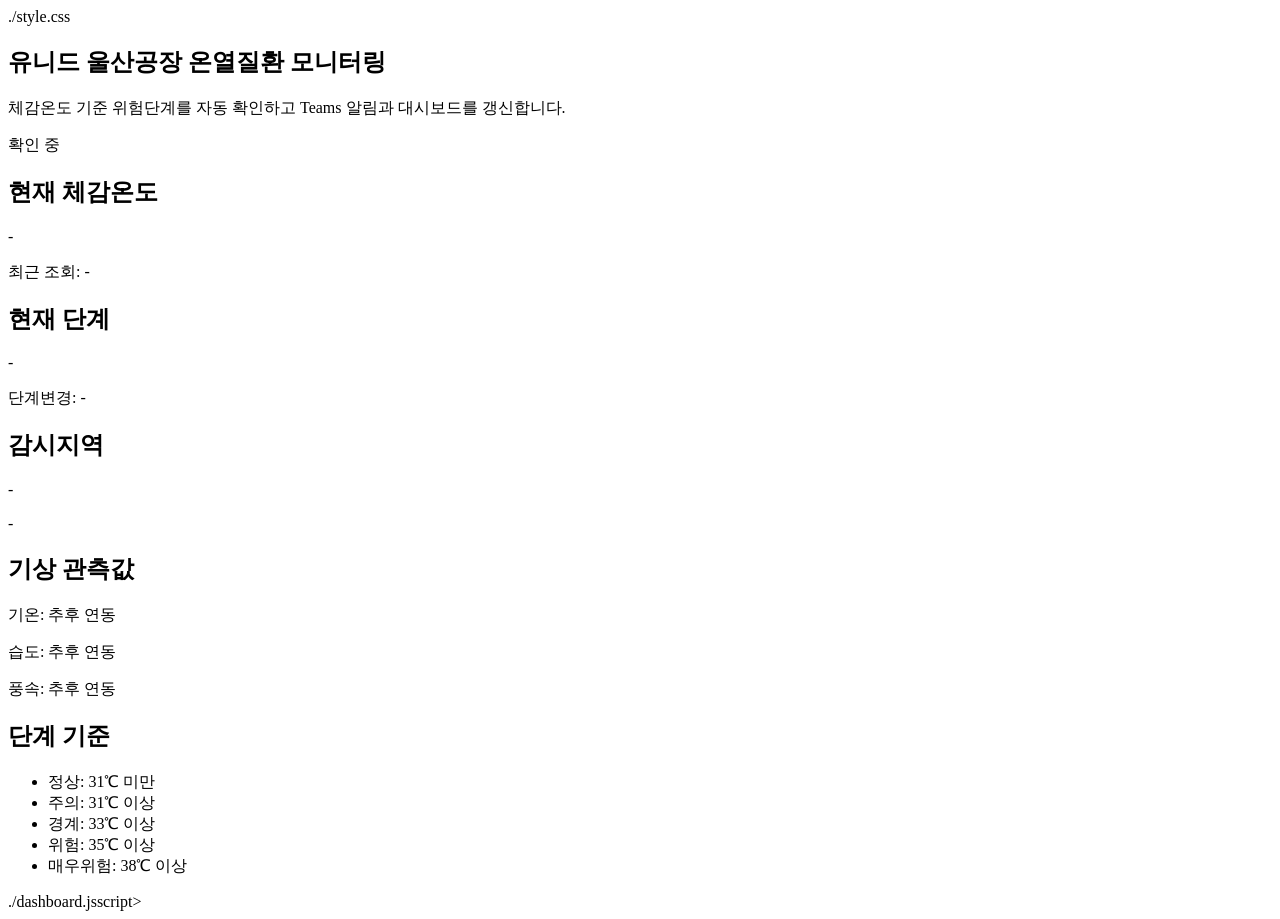
<file: .docs/index.html>
<!doctype html>
<html lang="ko">
<head>
  <meta charset="utf-8" />
  <meta name="viewport" content="width=device-width,initial-scale=1" />
  <title>유니드 울산공장 온열질환 모니터링</title>
  ./style.css
</head>
<body>
  <main class="wrap">
    <section class="hero">
      <div>
        <h1>유니드 울산공장 온열질환 모니터링</h1>
        <p>체감온도 기준 위험단계를 자동 확인하고 Teams 알림과 대시보드를 갱신합니다.</p>
      </div>
      <div id="levelBadge" class="badge">확인 중</div>
    </section>

    <section class="grid">
      <article class="card main">
        <h2>현재 체감온도</h2>
        <div id="apparentTemperature" class="temp">-</div>
        <p id="observedAt" class="muted">최근 조회: -</p>
      </article>

      <article class="card">
        <h2>현재 단계</h2>
        <div id="levelText" class="level">-</div>
        <p id="levelChange" class="muted">단계변경: -</p>
      </article>

      <article class="card">
        <h2>감시지역</h2>
        <p id="siteName">-</p>
        <p id="address" class="muted">-</p>
      </article>

      <article class="card">
        <h2>기상 관측값</h2>
        <p>기온: <span id="temperature">추후 연동</span></p>
        <p>습도: <span id="humidity">추후 연동</span></p>
        <p>풍속: <span id="windSpeed">추후 연동</span></p>
      </article>
    </section>

    <section class="card">
      <h2>단계 기준</h2>
      <ul class="criteria">
        <li><span class="dot normal"></span> 정상: 31℃ 미만</li>
        <li><span class="dot caution"></span> 주의: 31℃ 이상</li>
        <li><span class="dot warning"></span> 경계: 33℃ 이상</li>
        <li><span class="dot danger"></span> 위험: 35℃ 이상</li>
        <li><span class="dot extreme"></span> 매우위험: 38℃ 이상</li>
      </ul>
    </section>
  </main>

  ./dashboard.jsscript>
</body>
</html>
</file>
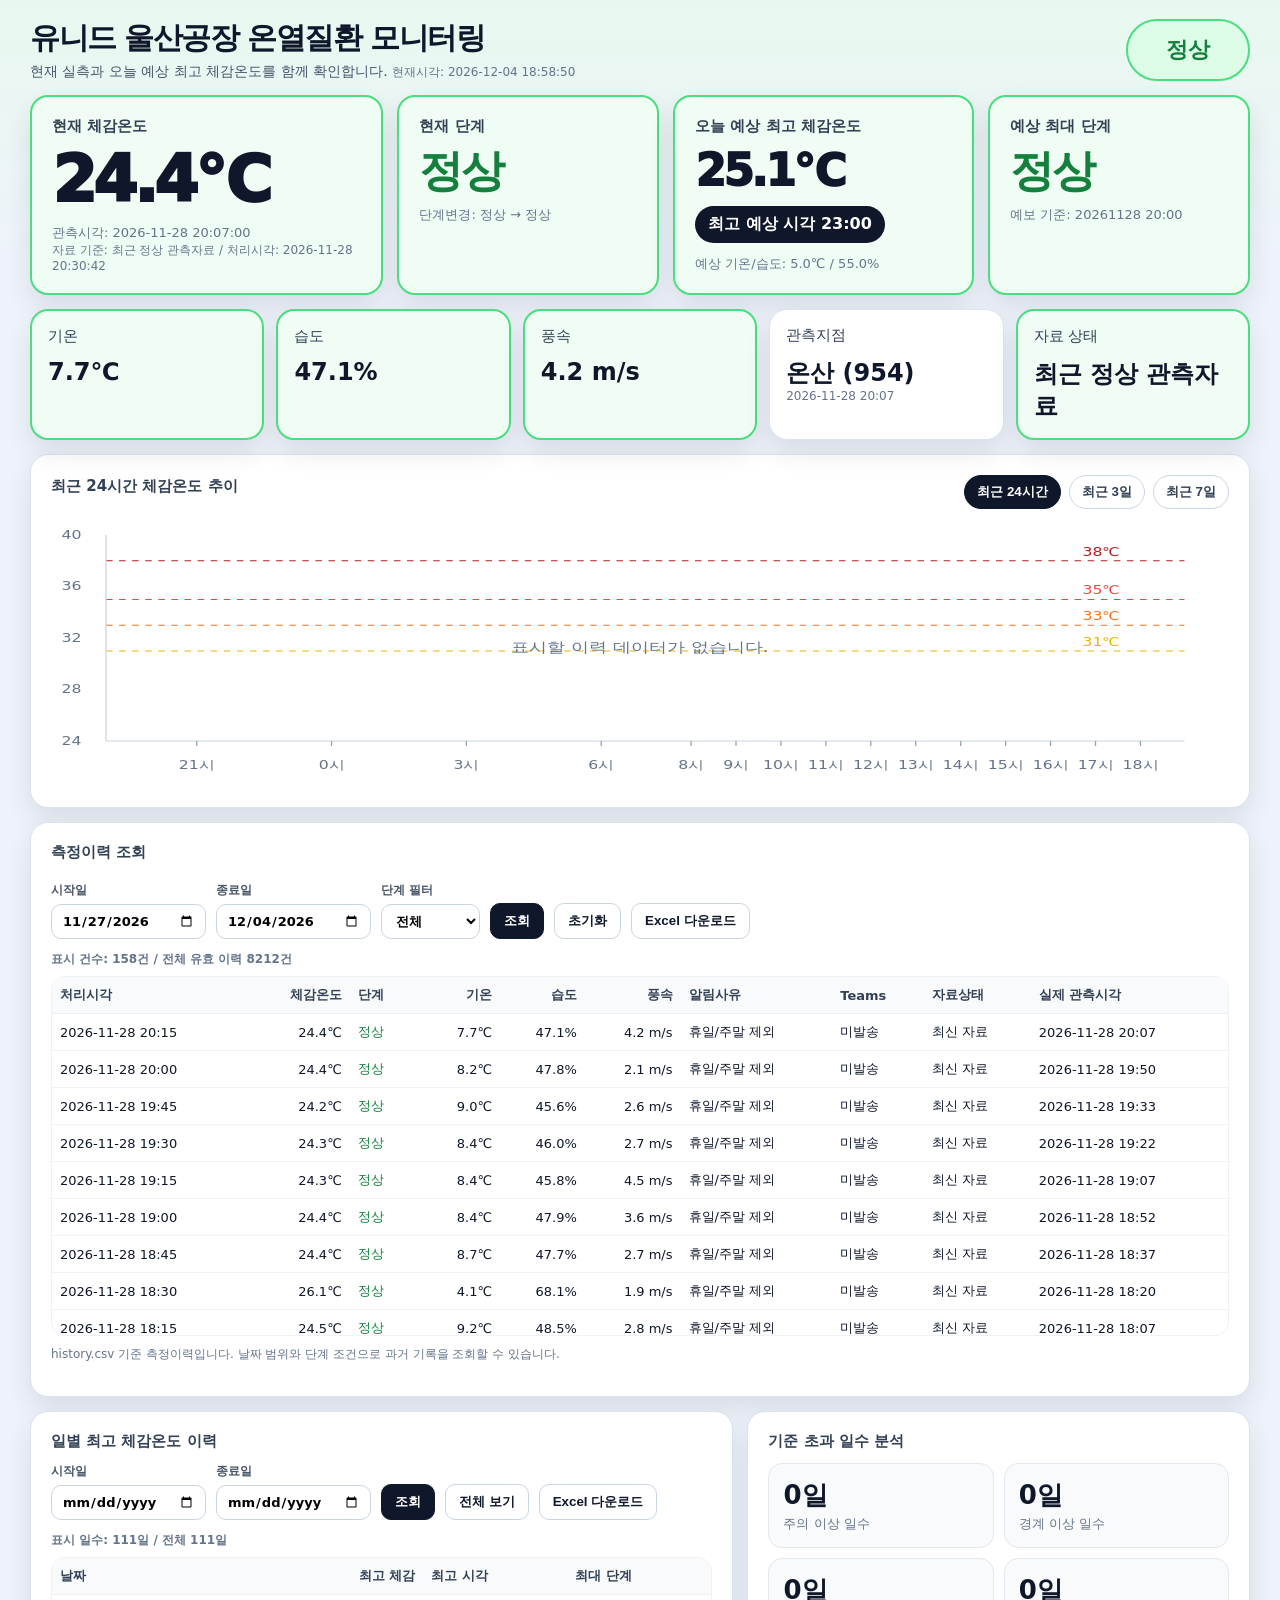
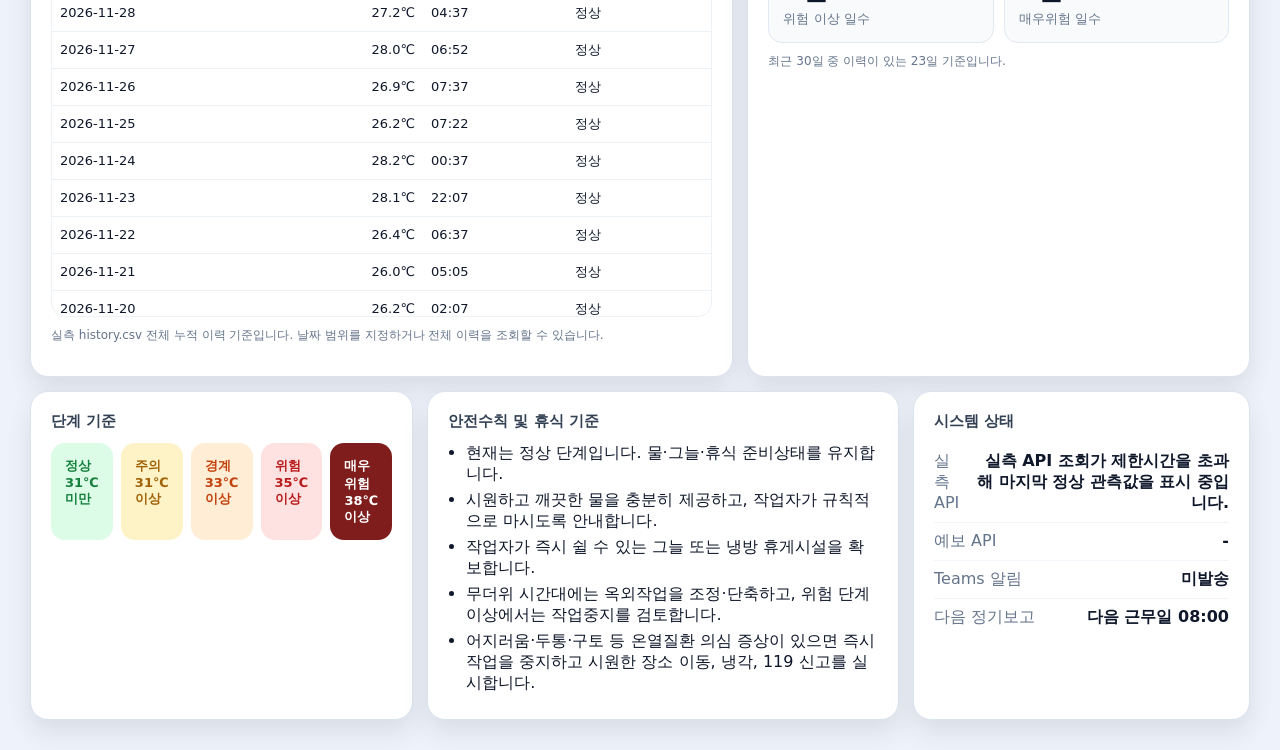
<file: docs/index.html>
<!doctype html>
<html lang="ko">
<head>
<meta charset="utf-8">
<meta name="viewport" content="width=device-width, initial-scale=1">
<title>유니드 울산공장 온열질환 모니터링</title>
<style>
:root{--bg:#eef3fb;--card:#fff;--text:#0f172a;--muted:#64748b;--line:#dbe3ef;--normal:#15803d;--normal-bg:#dcfce7;--normal-border:#4ade80;--caution:#a16207;--caution-bg:#fef3c7;--caution-border:#facc15;--warning:#c2410c;--warning-bg:#ffedd5;--warning-border:#fb923c;--danger:#b91c1c;--danger-bg:#fee2e2;--danger-border:#f87171;--extreme:#7f1d1d;--shadow:0 12px 26px rgba(15,23,42,.10)}
*{box-sizing:border-box}body{margin:0;background:var(--bg);color:var(--text);font-family:system-ui,-apple-system,BlinkMacSystemFont,"Segoe UI",sans-serif}.wrap{width:min(1220px,calc(100% - 32px));margin:18px auto 30px}body.normal-bg{background:linear-gradient(180deg,#e8f8ef 0%,#eef3fb 260px)}body.caution-bg{background:linear-gradient(180deg,#fff2b8 0%,#eef3fb 280px)}body.warning-bg{background:linear-gradient(180deg,#ffdfbd 0%,#eef3fb 280px)}body.danger-bg{background:linear-gradient(180deg,#ffd4d4 0%,#eef3fb 280px)}body.extreme-bg{background:linear-gradient(180deg,#7f1d1d 0%,#eef3fb 330px)}
.top{display:flex;justify-content:space-between;gap:16px;align-items:center;margin-bottom:14px}.title h1{margin:0 0 4px;font-size:30px;letter-spacing:-.05em}.title p{margin:0;color:#475569;font-size:14px}.badge{min-width:124px;text-align:center;padding:14px 22px;border-radius:999px;background:#e5e7eb;font-size:22px;font-weight:950;border:2px solid transparent}
.grid-top{display:grid;grid-template-columns:1.35fr 1fr 1.15fr 1fr;gap:14px}.metric-grid{display:grid;grid-template-columns:repeat(5,1fr);gap:12px;margin:14px 0}.bottom{display:grid;grid-template-columns:1fr 1.4fr 1fr;gap:14px;margin-top:14px}.analysis-grid{display:grid;grid-template-columns:1.4fr 1fr;gap:14px;margin-top:14px}.card,.mini{background:var(--card);border:1px solid var(--line);border-radius:18px;box-shadow:var(--shadow)}.card{padding:20px}.mini{padding:16px}.card h2,.mini .label{margin:0 0 12px;color:#334155;font-size:15px}.big-temp{font-size:64px;line-height:1;font-weight:950;letter-spacing:-.06em}.level-text{font-size:44px;line-height:1.05;font-weight:950;letter-spacing:-.06em}.subvalue{font-size:24px;font-weight:950;margin-top:10px;color:#0f172a}.time-highlight{display:inline-block;margin-top:12px;padding:8px 13px;border-radius:999px;background:#0f172a;color:#fff;font-weight:900;font-size:16px}.muted{margin-top:12px;color:var(--muted);font-size:13px}.small{font-size:12px;color:var(--muted)}.mini .value{font-size:24px;font-weight:900}.wide{margin-top:14px}.chart-head{display:flex;justify-content:space-between;align-items:center;gap:12px;margin-bottom:8px}.range-buttons{display:flex;gap:8px;flex-wrap:wrap}.range-btn{border:1px solid #cbd5e1;background:#fff;border-radius:999px;padding:7px 12px;font-weight:800;cursor:pointer;color:#334155}.range-btn.active{background:#0f172a;color:#fff;border-color:#0f172a}.chart-wrap{height:270px;position:relative}.chart{width:100%;height:100%}.chart-tooltip{position:absolute;display:none;pointer-events:none;z-index:10;max-width:260px;padding:9px 11px;border-radius:10px;background:rgba(15,23,42,.94);color:#fff;font-size:12px;line-height:1.5;box-shadow:0 6px 18px rgba(15,23,42,.25);white-space:nowrap}.history-controls{display:flex;gap:10px;flex-wrap:wrap;align-items:end;margin:0 0 12px}.history-controls label{display:flex;flex-direction:column;gap:5px;color:#475569;font-size:12px;font-weight:800}.history-controls input,.history-controls select{border:1px solid #cbd5e1;border-radius:10px;padding:8px 10px;font:inherit;font-size:13px;background:#fff}.history-controls button{border:1px solid #0f172a;background:#0f172a;color:#fff;border-radius:10px;padding:8px 13px;font-weight:900;cursor:pointer}.history-controls button.secondary{background:#fff;color:#0f172a;border-color:#cbd5e1}.history-summary{margin:0 0 8px;color:#64748b;font-size:12px;font-weight:700}
.normal{color:var(--normal)}.caution{color:var(--caution)}.warning{color:var(--warning)}.danger{color:var(--danger)}.extreme{color:#fff}.badge.normal{background:var(--normal-bg);color:var(--normal);border-color:var(--normal-border)}.badge.caution{background:var(--caution-bg);color:var(--caution);border-color:var(--caution-border)}.badge.warning{background:var(--warning-bg);color:var(--warning);border-color:var(--warning-border)}.badge.danger{background:var(--danger-bg);color:var(--danger);border-color:var(--danger-border)}.badge.extreme{background:var(--extreme);color:#fff;border-color:#450a0a}.card.normal-bg,.mini.normal-bg{background:#f0fdf4;border:2px solid var(--normal-border)}.card.caution-bg,.mini.caution-bg{background:#fffbeb;border:2px solid var(--caution-border)}.card.warning-bg,.mini.warning-bg{background:#fff7ed;border:2px solid var(--warning-border)}.card.danger-bg,.mini.danger-bg{background:#fef2f2;border:2px solid var(--danger-border)}.card.extreme-bg,.mini.extreme-bg{background:#7f1d1d;color:#fff;border:2px solid #450a0a}.criteria{display:grid;grid-template-columns:repeat(5,1fr);gap:8px;margin:0;padding:0;list-style:none}.criteria li{padding:12px;border-radius:14px;font-size:13px;font-weight:800;border:2px solid transparent}.normal-box{background:var(--normal-bg);border-color:var(--normal-border);color:var(--normal)}.caution-box{background:var(--caution-bg);border-color:var(--caution-border);color:var(--caution)}.warning-box{background:var(--warning-bg);border-color:var(--warning-border);color:var(--warning)}.danger-box{background:var(--danger-bg);border-color:var(--danger-border);color:var(--danger)}.extreme-box{background:var(--extreme);border-color:#450a0a;color:#fff}.row{display:flex;justify-content:space-between;gap:12px;padding:8px 0;border-bottom:1px solid #f1f5f9}.row:last-child{border-bottom:0}.row span{color:var(--muted)}.row strong{text-align:right}.safety-list{margin:0;padding-left:18px}.safety-list li{margin:5px 0}.table-scroll{max-height:360px;overflow:auto;border:1px solid #edf2f7;border-radius:14px}.data-table{width:100%;border-collapse:collapse;font-size:13px}#historySection .data-table{min-width:1120px}.analysis-grid>article{min-width:0}.data-table th,.data-table td{padding:9px 8px;border-bottom:1px solid #edf2f7;text-align:left}.data-table th{color:#334155;background:#f8fafc;position:sticky;top:0;z-index:1}.data-table td.num,.data-table th.num{text-align:right}.stat-grid{display:grid;grid-template-columns:repeat(2,1fr);gap:10px}.stat-card{border:1px solid #e2e8f0;border-radius:14px;padding:14px;background:#f8fafc}.stat-card strong{display:block;font-size:26px}.stat-card span{color:#64748b;font-size:13px}.note{margin-top:10px;color:#64748b;font-size:12px;line-height:1.45}.stale-banner{display:none;margin-top:12px;padding:10px 12px;border-radius:12px;background:#fff7ed;color:#9a3412;border:1px solid #fdba74;font-weight:800;font-size:13px}.stale .stale-banner{display:none}.stale .big-temp::after{content:""}.status-ok{color:#15803d}.status-stale{color:#c2410c}.status-error{color:#b91c1c}
@media(max-width:980px){.grid-top,.metric-grid,.bottom,.analysis-grid,.criteria{grid-template-columns:1fr}.top,.chart-head{align-items:flex-start;flex-direction:column}.big-temp{font-size:48px}.level-text{font-size:38px}}
</style>
</head>
<body>
<main class="wrap">
<section class="top"><div class="title"><h1>유니드 울산공장 온열질환 모니터링</h1><p>현재 실측과 오늘 예상 최고 체감온도를 함께 확인합니다. <span id="dashboardNow" class="small"></span></p></div><div id="levelBadge" class="badge">확인 중</div></section>
<section class="grid-top">
<article id="tempCard" class="card"><h2>현재 체감온도</h2><div id="apparentTemperature" class="big-temp">-</div><div id="observedAt" class="muted">관측시각: -</div><div id="generatedAt" class="small">화면갱신: -</div><div id="staleBanner" class="stale-banner">⚠ 최근 정상 관측자료 기준</div></article>
<article id="levelCard" class="card"><h2>현재 단계</h2><div id="levelText" class="level-text">-</div><div id="levelChange" class="muted">단계변경: -</div></article>
<article id="forecastCard" class="card"><h2>오늘 예상 최고 체감온도</h2><div id="forecastMax" class="level-text">-</div><div id="forecastMaxTime" class="time-highlight">최고 예상 시각 -</div><div id="forecastDetail" class="muted">예상 기온/습도: -</div></article>
<article id="forecastLevelCard" class="card"><h2>예상 최대 단계</h2><div id="forecastLevel" class="level-text">-</div><div id="forecastBase" class="muted">예보 기준: -</div></article>
</section>
<section class="metric-grid"><article id="metricTemp" class="mini"><div class="label">기온</div><div id="temperature" class="value">-</div></article><article id="metricHumidity" class="mini"><div class="label">습도</div><div id="humidity" class="value">-</div></article><article id="metricWind" class="mini"><div class="label">풍속</div><div id="windSpeed" class="value">-</div></article><article class="mini"><div class="label">관측지점</div><div id="station" class="value">-</div><div id="awsObservedTime" class="small">-</div></article><article id="apiCard" class="mini"><div class="label">자료 상태</div><div id="apiStatus" class="value">-</div></article></section>
<section class="card wide"><div class="chart-head"><h2 id="chartTitle">체감온도 추이</h2><div class="range-buttons"><button class="range-btn active" data-range="24h">최근 24시간</button><button class="range-btn" data-range="3d">최근 3일</button><button class="range-btn" data-range="7d">최근 7일</button></div></div><div class="chart-wrap"><svg id="trendChart" class="chart" viewBox="0 0 900 270" preserveAspectRatio="none"></svg><div id="chartTooltip" class="chart-tooltip"></div></div></section>
<section class="card wide" id="historySection"><div class="chart-head"><h2>측정이력 조회</h2></div><div class="history-controls"><label>시작일<input type="date" id="historyStart"></label><label>종료일<input type="date" id="historyEnd"></label><label>단계 필터<select id="historyLevel"><option value="all">전체</option><option value="normal">정상</option><option value="cautionPlus">주의 이상</option><option value="warningPlus">경계 이상</option><option value="dangerPlus">위험 이상</option><option value="extreme">매우위험</option></select></label><button id="historySearch" type="button">조회</button><button id="historyReset" class="secondary" type="button">초기화</button><button id="historyExport" class="secondary" type="button">Excel 다운로드</button></div><p id="historySummary" class="history-summary">측정이력 준비 중</p><div class="table-scroll"><table class="data-table"><thead><tr><th>처리시각</th><th class="num">체감온도</th><th>단계</th><th class="num">기온</th><th class="num">습도</th><th class="num">풍속</th><th>알림사유</th><th>Teams</th><th>자료상태</th><th>실제 관측시각</th></tr></thead><tbody id="historyRows"><tr><td colspan="10">데이터 확인 중</td></tr></tbody></table></div><p class="note">history.csv 기준 측정이력입니다. 날짜 범위와 단계 조건으로 과거 기록을 조회할 수 있습니다.</p></section>
<section class="analysis-grid"><article class="card"><h2>일별 최고 체감온도 이력</h2><div class="history-controls"><label>시작일<input type="date" id="dailyStart"></label><label>종료일<input type="date" id="dailyEnd"></label><button id="dailySearch" type="button">조회</button><button id="dailyAll" class="secondary" type="button">전체 보기</button><button id="dailyExport" class="secondary" type="button">Excel 다운로드</button></div><p id="dailySummary" class="history-summary">일별 최고 이력 준비 중</p><div class="table-scroll"><table class="data-table"><thead><tr><th>날짜</th><th class="num">최고 체감</th><th>최고 시각</th><th>최대 단계</th></tr></thead><tbody id="dailyMaxRows"><tr><td colspan="4">데이터 확인 중</td></tr></tbody></table></div><p class="note">실측 history.csv 전체 누적 이력 기준입니다. 날짜 범위를 지정하거나 전체 이력을 조회할 수 있습니다.</p></article><article class="card"><h2>기준 초과 일수 분석</h2><div class="stat-grid"><div class="stat-card"><strong id="daysCaution">-</strong><span>주의 이상 일수</span></div><div class="stat-card"><strong id="daysWarning">-</strong><span>경계 이상 일수</span></div><div class="stat-card"><strong id="daysDanger">-</strong><span>위험 이상 일수</span></div><div class="stat-card"><strong id="daysExtreme">-</strong><span>매우위험 일수</span></div></div><p id="analysisNote" class="note">최근 30일 이내 수집 이력 기준입니다.</p></article></section>
<section class="bottom"><article class="card"><h2>단계 기준</h2><ul class="criteria"><li class="normal-box">정상<br>31℃ 미만</li><li class="caution-box">주의<br>31℃ 이상</li><li class="warning-box">경계<br>33℃ 이상</li><li class="danger-box">위험<br>35℃ 이상</li><li class="extreme-box">매우위험<br>38℃ 이상</li></ul></article><article class="card"><h2>안전수칙 및 휴식 기준</h2><ul id="safetyList" class="safety-list"><li>-</li></ul></article><article class="card"><h2>시스템 상태</h2><div class="row"><span>실측 API</span><strong id="apiMessage">-</strong></div><div class="row"><span>예보 API</span><strong id="forecastMessage">-</strong></div><div class="row"><span>Teams 알림</span><strong id="teamsNotified">-</strong></div><div class="row"><span>다음 정기보고</span><strong id="nextRegular">-</strong></div></article></section>
</main>
<script>
let allHistory=[];let currentRange='24h';function $(id){return document.getElementById(id)}function setText(id,v){const e=$(id);if(e)e.textContent=v}function num(v,d=1){if(v===null||v===undefined||v==='')return '-';const n=Number(v);return Number.isNaN(n)?'-':n.toFixed(d)}function cls(level){return {"정상":"normal","주의":"caution","경계":"warning","위험":"danger","매우위험":"extreme"}[level]||''}function fmtAws(t){if(!t)return '-';t=String(t);if(t.length===12)return `${t.slice(0,4)}-${t.slice(4,6)}-${t.slice(6,8)} ${t.slice(8,10)}:${t.slice(10,12)}`;return t}function parseTime(s){return new Date(String(s).replace(' ','T')+'+09:00')}function csvRows(text){const lines=text.trim().split(/\r?\n/);if(lines.length<2)return [];const h=lines[0].replace(/^\uFEFF/,'').split(',');return lines.slice(1).map(line=>{const cells=line.split(',');const o={};h.forEach((k,i)=>o[k]=cells[i]||'');return o})}function safety(level){
const common=['시원하고 깨끗한 물을 충분히 제공하고, 작업자가 규칙적으로 마시도록 안내합니다.','작업자가 즉시 쉴 수 있는 그늘 또는 냉방 휴게시설을 확보합니다.','무더위 시간대에는 옥외작업을 조정·단축하고, 위험 단계 이상에서는 작업중지를 검토합니다.','어지러움·두통·구토 등 온열질환 의심 증상이 있으면 즉시 작업을 중지하고 시원한 장소 이동, 냉각, 119 신고를 실시합니다.'];
const rest33='체감온도 33℃ 이상 작업장에서는 매 2시간 이내에 20분 이상의 휴식시간을 부여합니다.';
if(level==='정상')return ['현재는 정상 단계입니다. 물·그늘·휴식 준비상태를 유지합니다.'].concat(common);
if(level==='주의')return ['주의 단계입니다. 물·그늘·휴식 제공 여부를 현장에서 재확인합니다.'].concat(common);
if(level==='경계')return ['경계 단계입니다. 민감군과 옥외작업자를 우선 확인하고 작업강도를 낮춥니다.',rest33].concat(common);
if(level==='위험')return ['위험 단계입니다. 무더위 시간대 옥외작업 중지 또는 작업시간 단축을 적극 검토합니다.',rest33].concat(common);
if(level==='매우위험')return ['매우위험 단계입니다. 긴급조치 외 옥외작업 중지를 우선 검토합니다.',rest33].concat(common);
return ['대시보드 상태를 확인해 주세요.'].concat(common)}function rangeMs(r){return r==='7d'?7*86400000:r==='3d'?3*86400000:24*3600000}function tickTimes(start,now,range){const ticks=[];function add(d){if(d>=start&&d<=now&&!ticks.some(x=>Math.abs(x-d)<60000))ticks.push(new Date(d))}if(range==='24h'){const cur=new Date(start);cur.setMinutes(0,0,0);cur.setHours(cur.getHours()+1);while(cur<=now){const h=cur.getHours();if(h>=8&&h<=17)add(cur);else if(h%3===0)add(cur);cur.setHours(cur.getHours()+1)}}else if(range==='3d'){const cur=new Date(start);cur.setMinutes(0,0,0);cur.setHours(cur.getHours()+1);while(cur<=now){const h=cur.getHours();if(h===8||h===17)add(cur);cur.setHours(cur.getHours()+1)}}else{const cur=new Date(start);cur.setMinutes(0,0,0);cur.setHours(cur.getHours()+1);while(cur<=now){const h=cur.getHours();if(h===8||h===17)add(cur);cur.setHours(cur.getHours()+1)}}return ticks.sort((a,b)=>a-b)}function labelFor(t,r){const m=String(t.getMonth()+1),d=String(t.getDate()),h=t.getHours();if(r==='24h')return `${h}시`;if(r==='3d')return h===8?`${m}/${d} 8시`:'17시';return h===8?`${m}/${d} 8시`:'17시'}function dayKey(d){return `${d.getFullYear()}-${String(d.getMonth()+1).padStart(2,'0')}-${String(d.getDate()).padStart(2,'0')}`}function labelPoints(pts,range){if(range==='24h')return pts.filter(pt=>{const m=pt.processedAt?pt.processedAt.getMinutes():pt.t.getMinutes();return m===0||m===30}).map(pt=>{const m=pt.processedAt?pt.processedAt.getMinutes():pt.t.getMinutes();return {...pt,labelText:num(pt.v,1)+'℃',labelOffset:m===0?-12:20,labelAnchor:'middle'}});const best={};pts.forEach((pt,i)=>{const k=dayKey(pt.t);if(!best[k]||pt.v>best[k].v)best[k]={...pt,idx:i}});return Object.values(best).map(pt=>({...pt,labelText:num(pt.v,1)+'℃',labelOffset:-14,labelAnchor:'middle',highlight:true}))}function tooltipHtml(pt){const pad=n=>String(n).padStart(2,'0'),t=pt.t;return `<strong>${pad(t.getMonth()+1)}/${pad(t.getDate())} ${pad(t.getHours())}:${pad(t.getMinutes())}</strong><br>체감온도 ${num(pt.v)}℃ · ${pt.level||levelByValue(pt.v)}<br>기온 ${Number.isNaN(pt.temperature)?'-':num(pt.temperature)+'℃'} · 습도 ${Number.isNaN(pt.humidity)?'-':num(pt.humidity)+'%'}`}function drawChart(rows,range){const svg=$('trendChart');svg.innerHTML='';const W=900,H=270,p={l:42,r:34,t:18,b:46};const now=new Date();const start=new Date(now.getTime()-rangeMs(range));const pts=rows.map(r=>({t:parseTime(r.observedAt),processedAt:r.dataGeneratedAt?parseTime(r.dataGeneratedAt):parseTime(r.observedAt),v:Number(r.apparentTemperature),temperature:Number(r.temperature),humidity:Number(r.humidity),level:r.level||''})).filter(p=>!Number.isNaN(p.v)&&p.t>=start&&p.t<=now).sort((a,b)=>a.t-b.t);const minY=24,maxY=40;function x(t){return p.l+(t-start)/(now-start)*(W-p.l-p.r)}function y(v){return H-p.b-(v-minY)/(maxY-minY)*(H-p.t-p.b)}[31,33,35,38].forEach(th=>{const yy=y(th);const color=th===31?'#eab308':th===33?'#f97316':th===35?'#ef4444':'#b91c1c';svg.insertAdjacentHTML('beforeend',`<line x1="${p.l}" y1="${yy}" x2="${W-p.r}" y2="${yy}" stroke="${color}" stroke-dasharray="5 5"/><text x="${W-p.r-78}" y="${yy-5}" fill="${color}" font-size="12">${th}℃</text>`)});for(let v=minY;v<=maxY;v+=4){svg.insertAdjacentHTML('beforeend',`<text x="8" y="${y(v)+4}" fill="#64748b" font-size="12">${v}</text>`)}svg.insertAdjacentHTML('beforeend',`<line x1="${p.l}" y1="${p.t}" x2="${p.l}" y2="${H-p.b}" stroke="#cbd5e1"/><line x1="${p.l}" y1="${H-p.b}" x2="${W-p.r}" y2="${H-p.b}" stroke="#cbd5e1"/>`);tickTimes(start,now,range).forEach(tt=>{const xx=x(tt);svg.insertAdjacentHTML('beforeend',`<line x1="${xx}" y1="${H-p.b}" x2="${xx}" y2="${H-p.b+5}" stroke="#94a3b8"/><text x="${xx}" y="${H-18}" text-anchor="middle" fill="#64748b" font-size="12">${labelFor(tt,range)}</text>`)});if(pts.length){const d=pts.map((pt,i)=>`${i?'L':'M'}${x(pt.t).toFixed(1)},${y(pt.v).toFixed(1)}`).join(' ');svg.insertAdjacentHTML('beforeend',`<path d="${d}" fill="none" stroke="#15803d" stroke-width="3"/>`);pts.forEach((pt,i)=>svg.insertAdjacentHTML('beforeend',`<circle class="data-point" data-index="${i}" cx="${x(pt.t)}" cy="${y(pt.v)}" r="4" fill="#15803d" style="cursor:pointer"/>`));const tip=$('chartTooltip');svg.querySelectorAll('.data-point').forEach(el=>{const pt=pts[Number(el.dataset.index)];const show=e=>{if(!tip)return;tip.innerHTML=tooltipHtml(pt);const wrap=svg.parentElement,wr=wrap.getBoundingClientRect(),er=el.getBoundingClientRect();tip.style.display='block';const left=Math.min(wr.width-tip.offsetWidth-8,Math.max(8,er.left-wr.left+er.width/2-tip.offsetWidth/2));const top=Math.max(8,er.top-wr.top-tip.offsetHeight-8);tip.style.left=left+'px';tip.style.top=top+'px'};el.addEventListener('mouseenter',show);el.addEventListener('focus',show);el.addEventListener('click',show);el.addEventListener('mouseleave',()=>{if(tip)tip.style.display='none'});el.addEventListener('blur',()=>{if(tip)tip.style.display='none'})});labelPoints(pts,range).forEach((pt,i)=>{const xx=x(pt.t),yy=y(pt.v),off=pt.labelOffset;const fill=pt.highlight?'#0f172a':'#334155';const weight=pt.highlight?'800':'700';const bgY=yy+off-11;svg.insertAdjacentHTML('beforeend',`<text x="${xx}" y="${yy+off}" text-anchor="middle" fill="${fill}" font-size="11" font-weight="${weight}">${pt.labelText}</text>`)});}else{svg.insertAdjacentHTML('beforeend',`<text x="450" y="135" text-anchor="middle" fill="#64748b" font-size="14">표시할 이력 데이터가 없습니다.</text>`)}setText('chartTitle',range==='24h'?'최근 24시간 체감온도 추이':range==='3d'?'최근 3일 체감온도 추이':'최근 7일 체감온도 추이')}
function levelRankByValue(v){if(v>=38)return 4;if(v>=35)return 3;if(v>=33)return 2;if(v>=31)return 1;return 0}function levelNameByRank(r){return ['정상','주의','경계','위험','매우위험'][r]||'정상'}function teamText(v){return String(v).toLowerCase()==='true'||v==='Y'?'발송':'미발송'}function reasonText(v){v=String(v||'');if(v.includes('+'))return v.split('+').map(reasonText).join(' / ');const m=v.match(/regular_(\d{2})/);if(m)return `${Number(m[1])}시 정기보고`;return {none:'-',level_change:'단계변경',holiday_or_weekend:'휴일/주말 제외'}[v]||v||'-'}function todayDate(){const d=new Date();return `${d.getFullYear()}-${String(d.getMonth()+1).padStart(2,'0')}-${String(d.getDate()).padStart(2,'0')}`}function dateDaysAgo(n){const d=new Date();d.setDate(d.getDate()-n);return `${d.getFullYear()}-${String(d.getMonth()+1).padStart(2,'0')}-${String(d.getDate()).padStart(2,'0')}`}function initHistoryFilters(){if(!$('historyStart')||$('historyStart').value)return;$('historyStart').value=dateDaysAgo(7);$('historyEnd').value=todayDate();$('historyLevel').value='all'}function passLevelFilter(v,filter){const r=levelRankByValue(v);if(filter==='normal')return r===0;if(filter==='cautionPlus')return r>=1;if(filter==='warningPlus')return r>=2;if(filter==='dangerPlus')return r>=3;if(filter==='extreme')return r>=4;return true}function renderHistoryTable(rows){initHistoryFilters();const start=$('historyStart')?.value||'';const end=$('historyEnd')?.value||'';const filter=$('historyLevel')?.value||'all';const valid=rows.map(r=>({processedAt:r.dataGeneratedAt||r.observedAt||'',observedAt:r.observedAt||'',date:(r.dataGeneratedAt||r.observedAt||'').slice(0,10),v:Number(r.apparentTemperature),temperature:Number(r.temperature),humidity:Number(r.humidity),windSpeed:Number(r.windSpeed),reason:r.notificationReason||'',teams:r.teamsNotified||'',api:r.apiStatus||''})).filter(r=>r.date&&!Number.isNaN(r.v));const filtered=valid.filter(r=>(!start||r.date>=start)&&(!end||r.date<=end)&&passLevelFilter(r.v,filter)).sort((a,b)=>b.processedAt.localeCompare(a.processedAt)||b.observedAt.localeCompare(a.observedAt));currentHistoryFiltered=filtered;const tbody=$('historyRows');if(!tbody)return;if(!filtered.length){tbody.innerHTML='<tr><td colspan="10">조회 조건에 맞는 측정이력이 없습니다.</td></tr>';setText('historySummary','표시 건수: 0건');return}tbody.innerHTML=filtered.map(r=>{const rank=levelRankByValue(r.v),lv=levelNameByRank(rank),c=cls(lv);const dataState=r.api==='STALE_DATA'?'최근 정상자료':'최신 자료';return `<tr><td>${r.processedAt.slice(0,16)}</td><td class="num">${num(r.v)}℃</td><td class="${c}">${lv}</td><td class="num">${Number.isNaN(r.temperature)?'-':num(r.temperature)+'℃'}</td><td class="num">${Number.isNaN(r.humidity)?'-':num(r.humidity)+'%'}</td><td class="num">${Number.isNaN(r.windSpeed)?'-':num(r.windSpeed)+' m/s'}</td><td>${reasonText(r.reason)}</td><td>${teamText(r.teams)}</td><td>${dataState}</td><td>${r.observedAt.slice(0,16)||'-'}</td></tr>`}).join('');setText('historySummary',`표시 건수: ${filtered.length}건 / 전체 유효 이력 ${valid.length}건`)}function levelByValue(v){if(v>=38)return '매우위험';if(v>=35)return '위험';if(v>=33)return '경계';if(v>=31)return '주의';return '정상'}
let currentHistoryFiltered=[];let currentDailyFiltered=[];
function csvEscape(v){const t=String(v??'');return /[",\n]/.test(t)?'"'+t.replace(/"/g,'""')+'"':t}
function downloadCsv(filename,headers,rows){if(!rows.length){alert('다운로드할 데이터가 없습니다.');return}const text='\uFEFF'+[headers, ...rows].map(r=>r.map(csvEscape).join(',')).join('\r\n');const blob=new Blob([text],{type:'text/csv;charset=utf-8;'});const url=URL.createObjectURL(blob);const a=document.createElement('a');a.href=url;a.download=filename;document.body.appendChild(a);a.click();a.remove();URL.revokeObjectURL(url)}
function initDailyFilters(){if(!$('dailyStart')||$('dailyStart').value)return;$('dailyStart').value='';$('dailyEnd').value=''}
function dailyRows(rows){const valid=rows.map(r=>({date:(r.observedAt||'').slice(0,10),time:(r.observedAt||'').slice(11,16),v:Number(r.apparentTemperature)})).filter(r=>r.date&&!Number.isNaN(r.v));const byDate={};valid.forEach(r=>{if(!byDate[r.date]||r.v>byDate[r.date].v)byDate[r.date]=r});return Object.values(byDate).sort((a,b)=>b.date.localeCompare(a.date))}
function renderDailyTable(rows){initDailyFilters();const start=$('dailyStart')?.value||'',end=$('dailyEnd')?.value||'';const daily=dailyRows(rows);currentDailyFiltered=daily.filter(r=>(!start||r.date>=start)&&(!end||r.date<=end));const body=$('dailyMaxRows');if(!currentDailyFiltered.length){body.innerHTML='<tr><td colspan="4">조회 조건에 맞는 일별 최고 이력이 없습니다.</td></tr>';setText('dailySummary','표시 일수: 0일');}else{body.innerHTML=currentDailyFiltered.map(r=>`<tr><td>${r.date}</td><td class="num">${num(r.v)}℃</td><td>${r.time||'-'}</td><td>${levelByValue(r.v)}</td></tr>`).join('');setText('dailySummary',`표시 일수: ${currentDailyFiltered.length}일 / 전체 ${daily.length}일`)}return daily}
function buildAnalysis(rows){const daily=renderDailyTable(rows);const cutoff=new Date(Date.now()-30*86400000);const recent=daily.filter(r=>new Date(r.date+'T00:00:00+09:00')>=cutoff);setText('daysCaution',recent.filter(r=>r.v>=31).length+'일');setText('daysWarning',recent.filter(r=>r.v>=33).length+'일');setText('daysDanger',recent.filter(r=>r.v>=35).length+'일');setText('daysExtreme',recent.filter(r=>r.v>=38).length+'일');setText('analysisNote',`최근 30일 중 이력이 있는 ${recent.length}일 기준입니다.`)}
function formatNowKst(){const d=new Date();const pad=n=>String(n).padStart(2,'0');return `${d.getFullYear()}-${pad(d.getMonth()+1)}-${pad(d.getDate())} ${pad(d.getHours())}:${pad(d.getMinutes())}:${pad(d.getSeconds())}`}
function updateLiveClock(){setText('dashboardNow','현재시각: '+formatNowKst())}
function minutesFromNowKst(text){if(!text)return null;const dt=new Date(String(text).replace(' ','T')+'+09:00');if(Number.isNaN(dt.getTime()))return null;return Math.max(0,Math.round((Date.now()-dt.getTime())/60000))}

async function load(){const cur=await(await fetch('./current.json?ts='+Date.now(),{cache:'no-store'})).json();try{allHistory=csvRows(await(await fetch('./history.csv?ts='+Date.now(),{cache:'no-store'})).text())}catch(e){allHistory=[]}if(cur&&cur.apparentTemperature!=null&&cur.observedAt){const exists=allHistory.some(r=>r.observedAt===cur.observedAt);if(!exists){allHistory.push({observedAt:cur.observedAt,apparentTemperature:String(cur.apparentTemperature),level:cur.level||'',awsStationName:cur.awsStationName||'',awsStation:cur.awsStation||''});}}const level=cur.level||'-';const c=cls(level);document.body.className=c+'-bg'+(cur.isStaleData?' stale':'');setText('apparentTemperature',cur.apparentTemperature!=null?num(cur.apparentTemperature)+'℃':'-');const realAge=minutesFromNowKst(cur.dataObservedAt||cur.observedAt);setText('observedAt','관측시각: '+(cur.dataObservedAt||cur.observedAt||'-'));if(cur.isStaleData){setText('generatedAt','자료 기준: 최근 정상 관측자료 / 처리시각: '+(cur.dataGeneratedAt||'-'));}else{setText('generatedAt','최신 수집 완료: '+(cur.dataGeneratedAt||'-'));}setText('levelText',level);setText('levelChange','단계변경: '+(cur.previousLevel||'-')+' → '+level);setText('temperature',cur.temperature!=null?num(cur.temperature)+'℃':'-');setText('humidity',cur.humidity!=null?num(cur.humidity)+'%':'-');setText('windSpeed',cur.windSpeed!=null?num(cur.windSpeed)+' m/s':'-');setText('station',cur.awsStationName?`${cur.awsStationName} (${cur.awsStation||'-'})`:(cur.awsStation||'-'));setText('awsObservedTime',fmtAws(cur.awsObservedTime));setText('apiStatus',cur.apiStatus==='STALE_DATA'?'최근 정상 관측자료':'최신 관측자료');setText('apiMessage',cur.apiMessage||'-');const fm=cur.forecastStatus==='OK'?'-':(cur.forecastMessage||cur.forecastStatus||'-');setText('forecastMessage',String(fm).length>80?String(fm).slice(0,80)+'...':fm);setText('teamsNotified',cur.teamsNotified?'발송':'미발송');if(cur.forecastMaxApparentTemperature!=null){setText('forecastMax',num(cur.forecastMaxApparentTemperature)+'℃')}else{setText('forecastMax','-')}if(cur.forecastMaxTime){setText('forecastMaxTime','최고 예상 시각 '+String(cur.forecastMaxTime).slice(0,2)+':'+String(cur.forecastMaxTime).slice(2,4))}else{setText('forecastMaxTime','최고 예상 시각 -')}if(cur.forecastMaxTemperature!=null&&cur.forecastMaxHumidity!=null){setText('forecastDetail',`예상 기온/습도: ${num(cur.forecastMaxTemperature)}℃ / ${num(cur.forecastMaxHumidity)}%`)}else{setText('forecastDetail','예상 기온/습도: -')}setText('forecastLevel',cur.forecastMaxLevel||'-');if(cur.forecastBaseDate&&cur.forecastBaseTime){setText('forecastBase','예보 기준: '+cur.forecastBaseDate+' '+String(cur.forecastBaseTime).slice(0,2)+':00')}else{setText('forecastBase','예보 기준: '+(cur.forecastStatus||'-'))}const forecastCls=cls(cur.forecastMaxLevel||level);const b=$('levelBadge');b.textContent=level;b.className='badge '+c;['tempCard','levelCard'].forEach(id=>{$(id).className='card '+c+'-bg'});['forecastCard','forecastLevelCard'].forEach(id=>{$(id).className='card '+forecastCls+'-bg'});['metricTemp','metricHumidity','metricWind'].forEach(id=>{$(id).className='mini '+c+'-bg'});const apiCard=$('apiCard');if(apiCard){apiCard.className='mini normal-bg';}$('levelText').className='level-text '+c;$('forecastLevel').className='level-text '+forecastCls;$('safetyList').innerHTML=safety(cur.forecastMaxLevel||level).map(x=>`<li>${x}</li>`).join('');const h=new Date().getHours();const regs=[8,9,10,11,12,13,14,15,16,17];let next=regs.find(x=>h<x);setText('nextRegular',next?'오늘 '+String(next).padStart(2,'0')+':00':'다음 근무일 08:00');drawChart(allHistory,currentRange);buildAnalysis(allHistory);renderHistoryTable(allHistory)}document.querySelectorAll('.range-btn').forEach(btn=>btn.addEventListener('click',()=>{document.querySelectorAll('.range-btn').forEach(b=>b.classList.remove('active'));btn.classList.add('active');currentRange=btn.dataset.range;drawChart(allHistory,currentRange)}));["historySearch","historyReset"].forEach(id=>{const e=$(id);if(e)e.addEventListener("click",()=>{if(id==="historyReset"){if($("historyStart"))$("historyStart").value=dateDaysAgo(7);if($("historyEnd"))$("historyEnd").value=todayDate();if($("historyLevel"))$("historyLevel").value="all";}renderHistoryTable(allHistory)})});const he=$('historyExport');if(he)he.addEventListener('click',()=>downloadCsv(`온열질환_측정이력_${$('historyStart')?.value||'전체'}_${$('historyEnd')?.value||'전체'}.csv`,['처리시각','체감온도','단계','기온','습도','풍속','알림사유','Teams','자료상태','실제 관측시각'],currentHistoryFiltered.map(r=>[r.processedAt,num(r.v)+'℃',levelNameByRank(levelRankByValue(r.v)),Number.isNaN(r.temperature)?'-':num(r.temperature)+'℃',Number.isNaN(r.humidity)?'-':num(r.humidity)+'%',Number.isNaN(r.windSpeed)?'-':num(r.windSpeed)+' m/s',reasonText(r.reason),teamText(r.teams),r.api==='STALE_DATA'?'최근 정상자료':'최신 자료',r.observedAt])));
['dailySearch','dailyAll'].forEach(id=>{const e=$(id);if(e)e.addEventListener('click',()=>{if(id==='dailyAll'){if($('dailyStart'))$('dailyStart').value='';if($('dailyEnd'))$('dailyEnd').value='';}renderDailyTable(allHistory)})});const de=$('dailyExport');if(de)de.addEventListener('click',()=>downloadCsv(`온열질환_일별최고체감온도_${$('dailyStart')?.value||'전체'}_${$('dailyEnd')?.value||'전체'}.csv`,['날짜','최고 체감온도','최고 시각','최대 단계'],currentDailyFiltered.map(r=>[r.date,num(r.v)+'℃',r.time||'-',levelByValue(r.v)])));
updateLiveClock();setInterval(updateLiveClock,1000);load().catch(e=>{console.error(e);setText('apiStatus','LOAD_ERROR');setText('apiMessage',String(e))});setInterval(()=>load().catch(e=>console.error(e)),20000)
</script>
</body>
</html>
</file>
